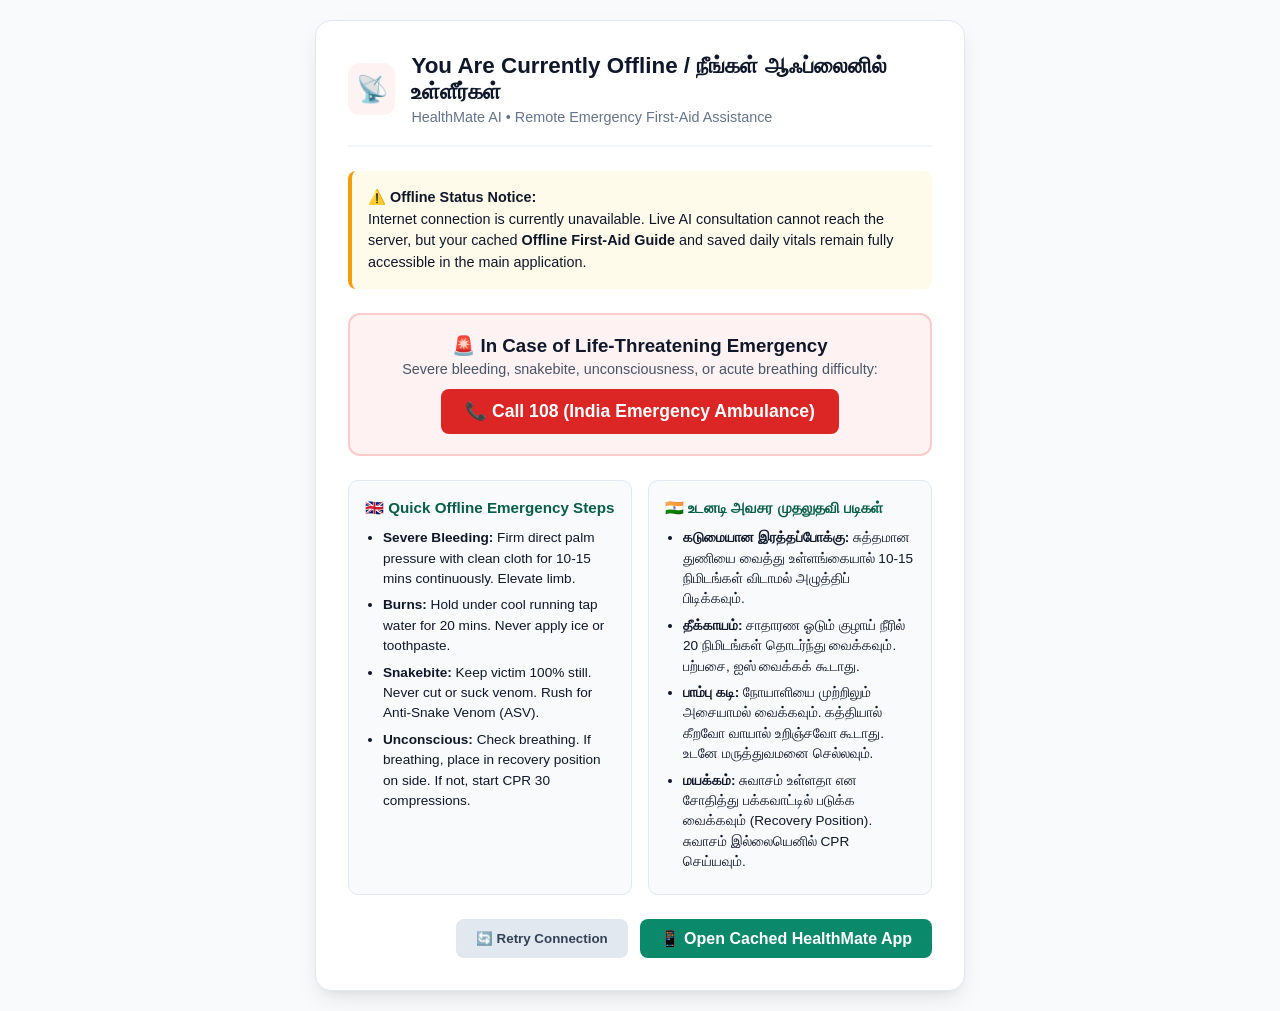
<file: FRONTEND/offline.html>
<!DOCTYPE html>
<html lang="en">
<head>
    <meta charset="UTF-8">
    <meta name="viewport" content="width=device-width, initial-scale=1.0">
    <title>HealthMate AI • Offline First-Aid Emergency</title>
    <style>
        :root {
            --primary: #0a8a6b;
            --primary-dark: #065f46;
            --danger: #dc2626;
            --bg: #f8fafc;
            --text: #0f172a;
            --muted: #64748b;
        }
        * { box-sizing: border-box; margin: 0; padding: 0; }
        body {
            font-family: -apple-system, BlinkMacSystemFont, "Segoe UI", Roboto, Helvetica, Arial, sans-serif;
            background: var(--bg);
            color: var(--text);
            padding: 20px;
            display: flex;
            justify-content: center;
            align-items: center;
            min-height: 100vh;
        }
        .offline-card {
            background: #ffffff;
            max-width: 650px;
            width: 100%;
            border-radius: 16px;
            box-shadow: 0 10px 25px -5px rgba(0, 0, 0, 0.1), 0 8px 10px -6px rgba(0, 0, 0, 0.05);
            padding: 32px;
            border: 1px solid #e2e8f0;
        }
        .header {
            display: flex;
            align-items: center;
            gap: 16px;
            margin-bottom: 24px;
            border-bottom: 2px solid #f1f5f9;
            padding-bottom: 20px;
        }
        .badge {
            background: #fef2f2;
            color: var(--danger);
            width: 52px;
            height: 52px;
            border-radius: 12px;
            display: flex;
            align-items: center;
            justify-content: center;
            font-size: 26px;
        }
        h1 { font-size: 1.4rem; color: #0f172a; margin-bottom: 4px; }
        .subtitle { font-size: 0.9rem; color: var(--muted); }
        .alert-box {
            background: #fffbeb;
            border-left: 4px solid #f59e0b;
            padding: 16px;
            border-radius: 8px;
            margin-bottom: 24px;
            font-size: 0.9rem;
            line-height: 1.5;
        }
        .emergency-action {
            background: #fef2f2;
            border: 2px solid #fecaca;
            border-radius: 12px;
            padding: 20px;
            margin-bottom: 24px;
            text-align: center;
        }
        .emergency-btn {
            display: inline-block;
            background: var(--danger);
            color: #ffffff;
            text-decoration: none;
            padding: 12px 24px;
            border-radius: 8px;
            font-weight: 700;
            font-size: 1.1rem;
            margin-top: 12px;
            transition: background 0.2s;
        }
        .emergency-btn:hover { background: #b91c1c; }
        .bilingual-block {
            display: grid;
            grid-template-columns: 1fr 1fr;
            gap: 16px;
            margin-bottom: 24px;
        }
        @media (max-width: 600px) {
            .bilingual-block { grid-template-columns: 1fr; }
        }
        .lang-card {
            background: #f8fafc;
            border: 1px solid #e2e8f0;
            border-radius: 10px;
            padding: 16px;
            font-size: 0.85rem;
            line-height: 1.5;
        }
        .lang-card h3 {
            font-size: 0.95rem;
            margin-bottom: 8px;
            color: var(--primary-dark);
            display: flex;
            align-items: center;
            gap: 6px;
        }
        .lang-card ul { padding-left: 18px; margin-top: 8px; }
        .lang-card li { margin-bottom: 6px; }
        .actions {
            display: flex;
            gap: 12px;
            justify-content: flex-end;
        }
        .btn {
            background: var(--primary);
            color: white;
            border: none;
            padding: 10px 20px;
            border-radius: 8px;
            font-weight: 600;
            cursor: pointer;
            text-decoration: none;
            display: inline-block;
        }
        .btn-secondary {
            background: #e2e8f0;
            color: #334155;
        }
        .btn:hover { opacity: 0.9; }
    </style>
</head>
<body>
    <div class="offline-card">
        <div class="header">
            <div class="badge">📡</div>
            <div>
                <h1>You Are Currently Offline / நீங்கள் ஆஃப்லைனில் உள்ளீர்கள்</h1>
                <p class="subtitle">HealthMate AI • Remote Emergency First-Aid Assistance</p>
            </div>
        </div>

        <div class="alert-box">
            <strong>⚠️ Offline Status Notice:</strong><br>
            Internet connection is currently unavailable. Live AI consultation cannot reach the server, but your cached <strong>Offline First-Aid Guide</strong> and saved daily vitals remain fully accessible in the main application.
        </div>

        <div class="emergency-action">
            <h3>🚨 In Case of Life-Threatening Emergency</h3>
            <p style="font-size: 0.9rem; color: #475569; margin-top: 4px;">
                Severe bleeding, snakebite, unconsciousness, or acute breathing difficulty:
            </p>
            <a href="tel:108" class="emergency-btn">📞 Call 108 (India Emergency Ambulance)</a>
        </div>

        <div class="bilingual-block">
            <div class="lang-card">
                <h3>🇬🇧 Quick Offline Emergency Steps</h3>
                <ul>
                    <li><strong>Severe Bleeding:</strong> Firm direct palm pressure with clean cloth for 10-15 mins continuously. Elevate limb.</li>
                    <li><strong>Burns:</strong> Hold under cool running tap water for 20 mins. Never apply ice or toothpaste.</li>
                    <li><strong>Snakebite:</strong> Keep victim 100% still. Never cut or suck venom. Rush for Anti-Snake Venom (ASV).</li>
                    <li><strong>Unconscious:</strong> Check breathing. If breathing, place in recovery position on side. If not, start CPR 30 compressions.</li>
                </ul>
            </div>

            <div class="lang-card">
                <h3>🇮🇳 உடனடி அவசர முதலுதவி படிகள்</h3>
                <ul>
                    <li><strong>கடுமையான இரத்தப்போக்கு:</strong> சுத்தமான துணியை வைத்து உள்ளங்கையால் 10-15 நிமிடங்கள் விடாமல் அழுத்திப் பிடிக்கவும்.</li>
                    <li><strong>தீக்காயம்:</strong> சாதாரண ஓடும் குழாய் நீரில் 20 நிமிடங்கள் தொடர்ந்து வைக்கவும். பற்பசை, ஐஸ் வைக்கக் கூடாது.</li>
                    <li><strong>பாம்பு கடி:</strong> நோயாளியை முற்றிலும் அசையாமல் வைக்கவும். கத்தியால் கீறவோ வாயால் உறிஞ்சவோ கூடாது. உடனே மருத்துவமனை செல்லவும்.</li>
                    <li><strong>மயக்கம்:</strong> சுவாசம் உள்ளதா என சோதித்து பக்கவாட்டில் படுக்க வைக்கவும் (Recovery Position). சுவாசம் இல்லையெனில் CPR செய்யவும்.</li>
                </ul>
            </div>
        </div>

        <div class="actions">
            <button onclick="window.location.reload()" class="btn btn-secondary">🔄 Retry Connection</button>
            <a href="index.html" class="btn">📱 Open Cached HealthMate App</a>
        </div>
    </div>
</body>
</html>
</file>
